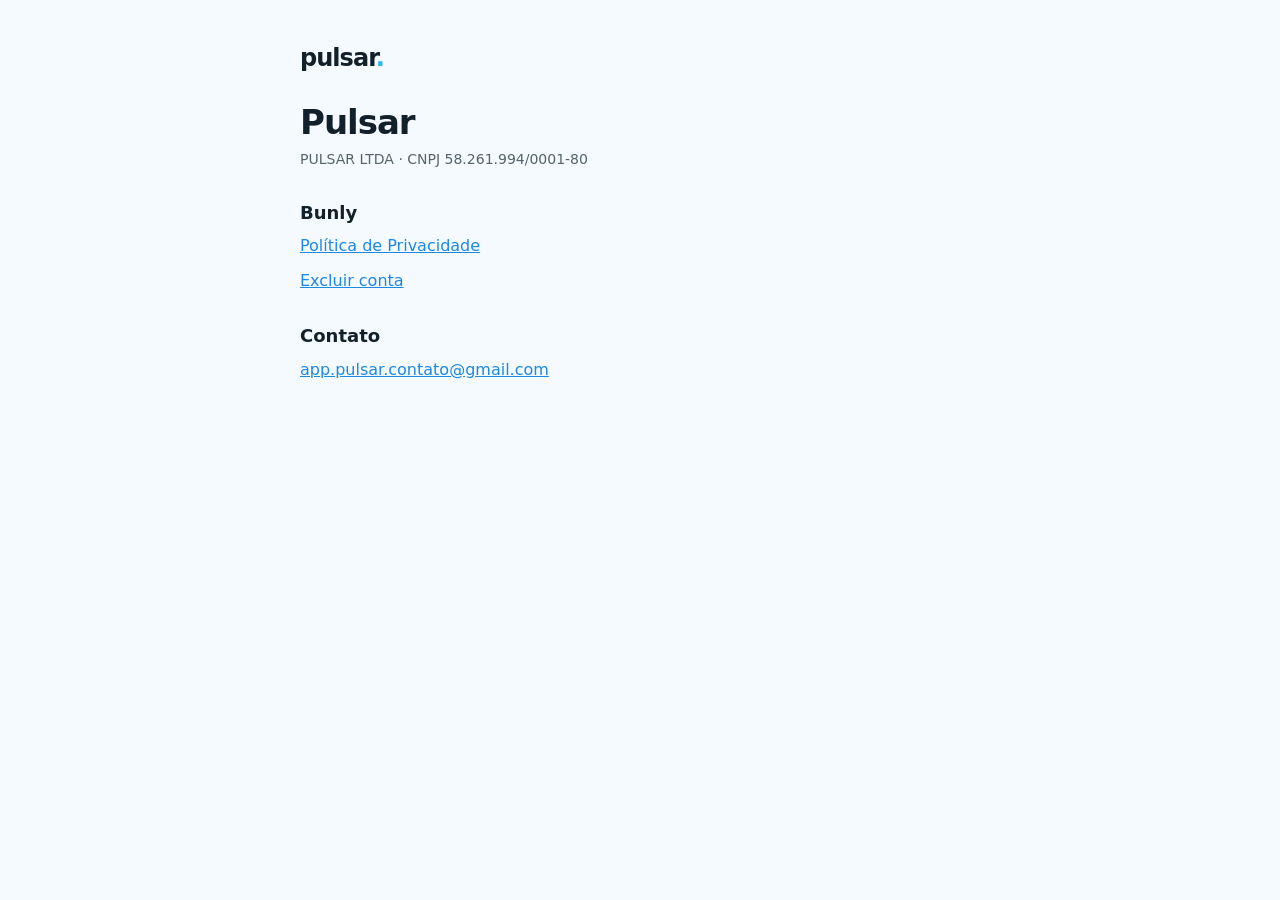
<file: index.html>
<!doctype html>
<html lang="pt-BR">
<head>
<meta charset="utf-8">
<meta name="viewport" content="width=device-width, initial-scale=1">
<title>Pulsar</title>
<link rel="stylesheet" href="style.css">
</head>
<body>
<main>
<div class="logo">pulsar<span>.</span></div>
<h1>Pulsar</h1>
<p class="data">PULSAR LTDA · CNPJ 58.261.994/0001-80</p>
<h2>Bunly</h2>
<p><a href="politica-de-privacidade-bunly">Política de Privacidade</a></p>
<p><a href="exclusao-de-conta-bunly">Excluir conta</a></p>
<h2>Contato</h2>
<p><a href="mailto:app.pulsar.contato@gmail.com">app.pulsar.contato@gmail.com</a></p>
</main>
</body>
</html>
</file>
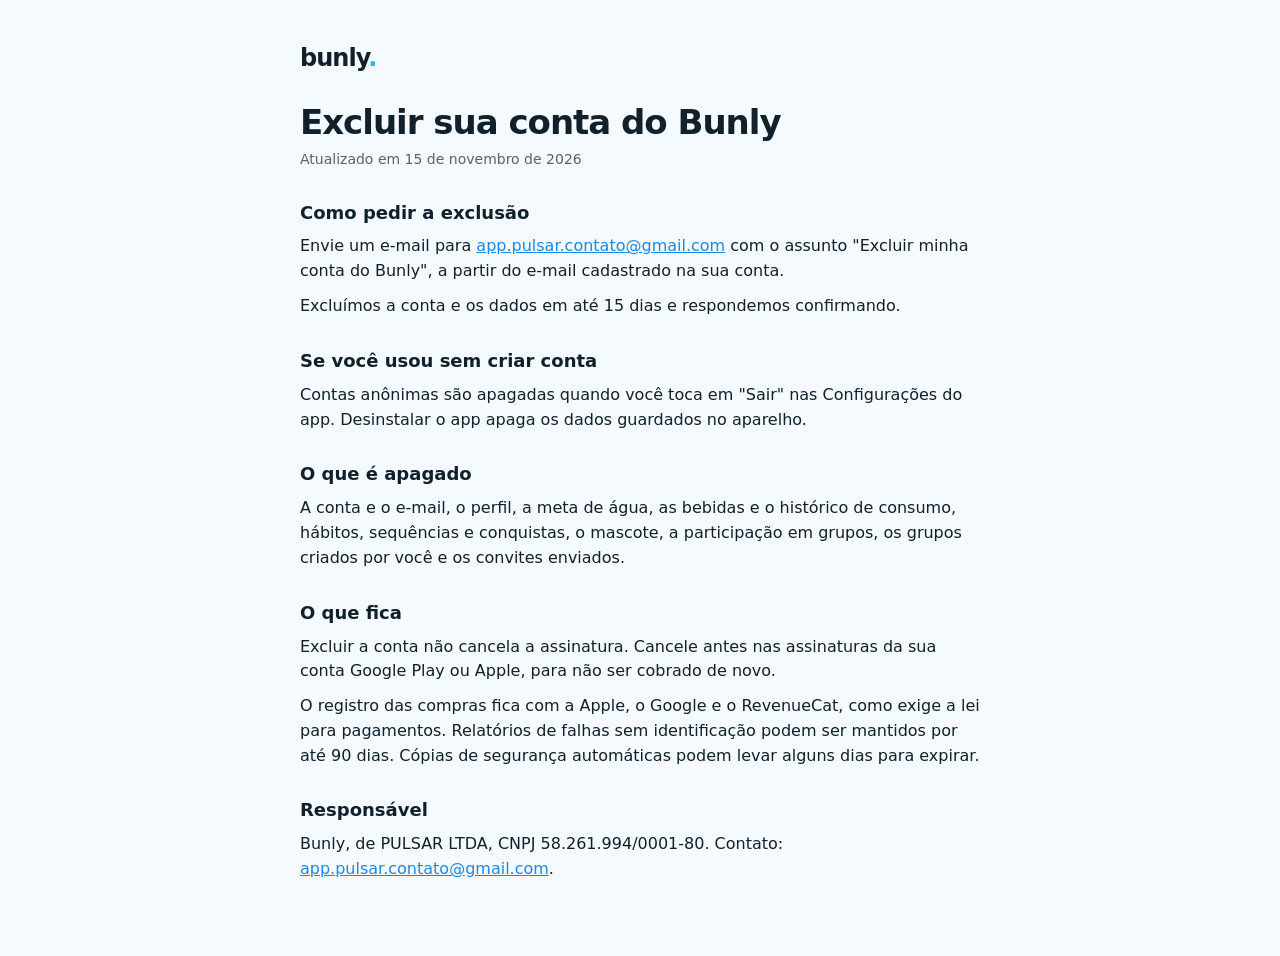
<file: excluir-conta-bunly.html>
<!doctype html>
<html lang="pt-BR">
<head>
<meta charset="utf-8">
<meta name="viewport" content="width=device-width, initial-scale=1">
<title>Bunly · Excluir conta</title>
<link rel="stylesheet" href="style.css">
</head>
<body>
<main>
<div class="logo">bunly<span>.</span></div>
<h1>Excluir sua conta do Bunly</h1>
<p class="data">Atualizado em 15 de novembro de 2026</p>
<h2>Como pedir a exclusão</h2>
<p>Envie um e-mail para <a href="mailto:app.pulsar.contato@gmail.com?subject=Excluir%20minha%20conta%20do%20Bunly">app.pulsar.contato@gmail.com</a> com o assunto "Excluir minha conta do Bunly", a partir do e-mail cadastrado na sua conta.</p>
<p>Excluímos a conta e os dados em até 15 dias e respondemos confirmando.</p>
<h2>Se você usou sem criar conta</h2>
<p>Contas anônimas são apagadas quando você toca em "Sair" nas Configurações do app. Desinstalar o app apaga os dados guardados no aparelho.</p>
<h2>O que é apagado</h2>
<p>A conta e o e-mail, o perfil, a meta de água, as bebidas e o histórico de consumo, hábitos, sequências e conquistas, o mascote, a participação em grupos, os grupos criados por você e os convites enviados.</p>
<h2>O que fica</h2>
<p>Excluir a conta não cancela a assinatura. Cancele antes nas assinaturas da sua conta Google Play ou Apple, para não ser cobrado de novo.</p>
<p>O registro das compras fica com a Apple, o Google e o RevenueCat, como exige a lei para pagamentos. Relatórios de falhas sem identificação podem ser mantidos por até 90 dias. Cópias de segurança automáticas podem levar alguns dias para expirar.</p>
<h2>Responsável</h2>
<p>Bunly, de PULSAR LTDA, CNPJ 58.261.994/0001-80. Contato: <a href="mailto:app.pulsar.contato@gmail.com">app.pulsar.contato@gmail.com</a>.</p>
</main>
</body>
</html>
</file>
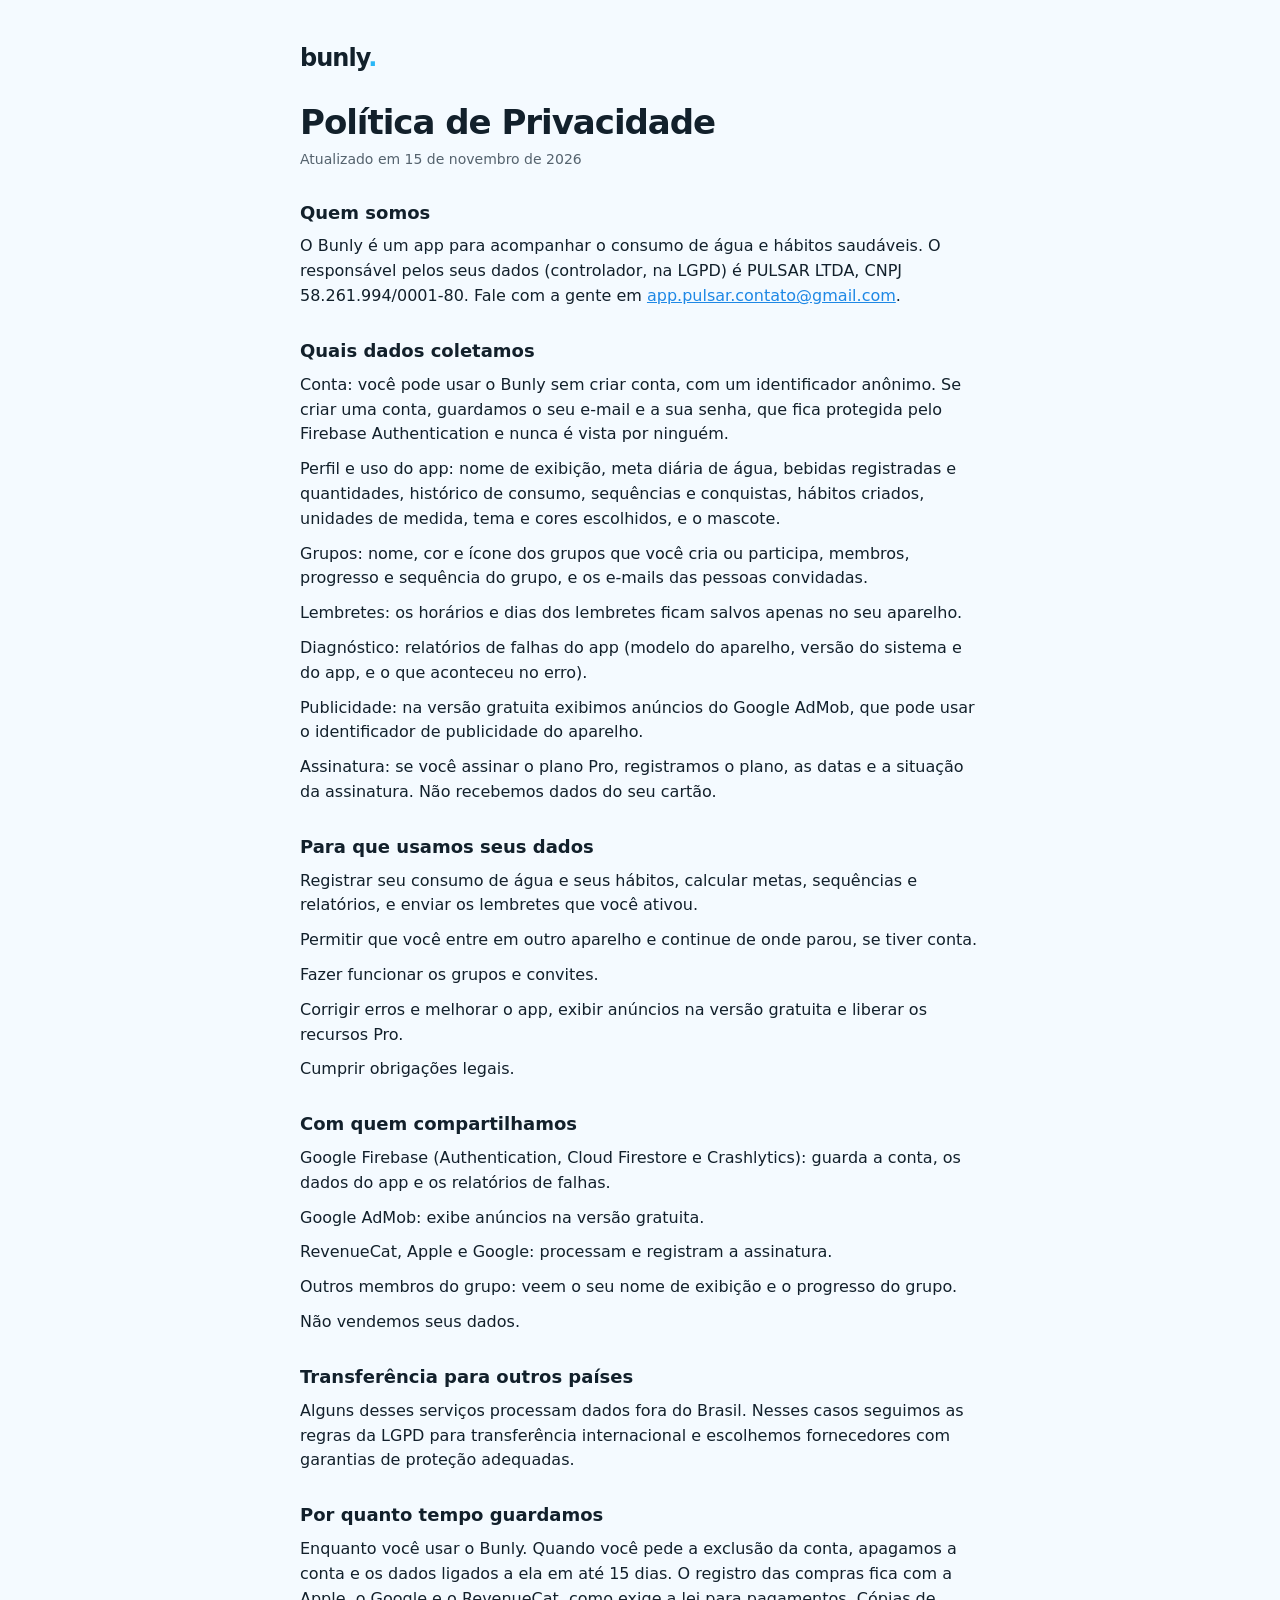
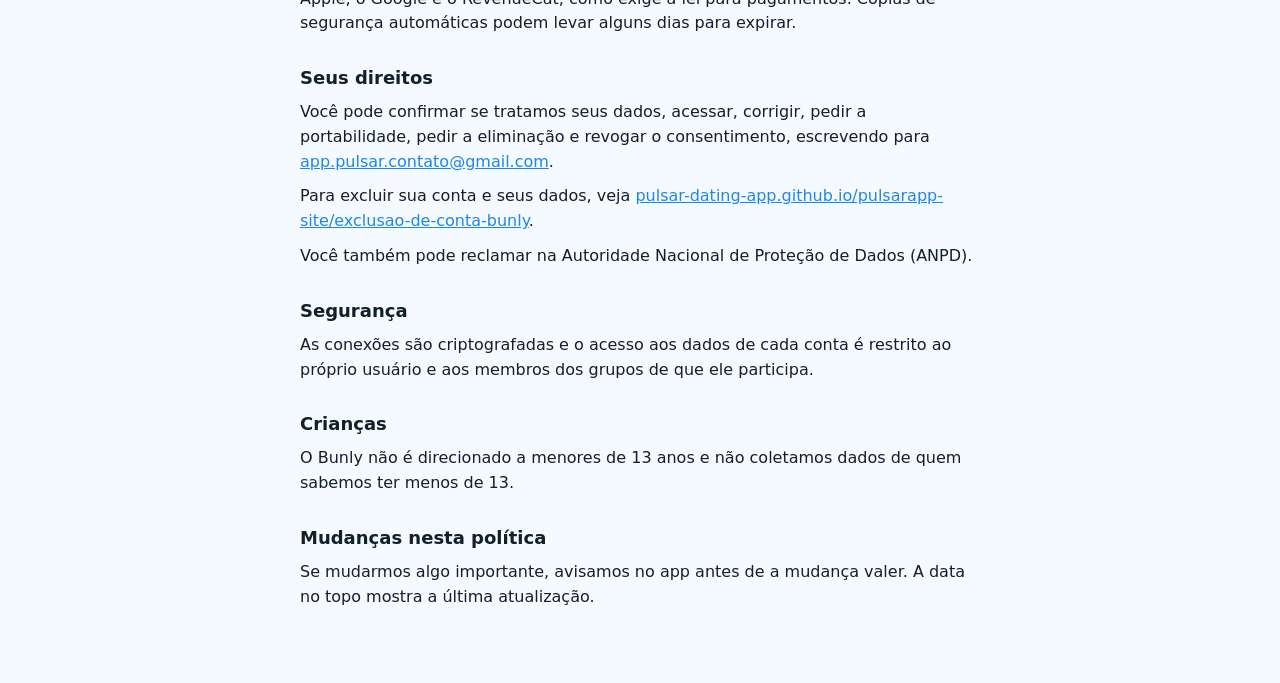
<file: politica-de-privacidade-bunly.html>
<!doctype html>
<html lang="pt-BR">
<head>
<meta charset="utf-8">
<meta name="viewport" content="width=device-width, initial-scale=1">
<title>Bunly · Política de Privacidade</title>
<link rel="stylesheet" href="style.css">
</head>
<body>
<main>
<div class="logo">bunly<span>.</span></div>
<h1>Política de Privacidade</h1>
<p class="data">Atualizado em 15 de novembro de 2026</p>
<h2>Quem somos</h2>
<p>O Bunly é um app para acompanhar o consumo de água e hábitos saudáveis. O responsável pelos seus dados (controlador, na LGPD) é PULSAR LTDA, CNPJ 58.261.994/0001-80. Fale com a gente em <a href="mailto:app.pulsar.contato@gmail.com">app.pulsar.contato@gmail.com</a>.</p>
<h2>Quais dados coletamos</h2>
<p>Conta: você pode usar o Bunly sem criar conta, com um identificador anônimo. Se criar uma conta, guardamos o seu e-mail e a sua senha, que fica protegida pelo Firebase Authentication e nunca é vista por ninguém.</p>
<p>Perfil e uso do app: nome de exibição, meta diária de água, bebidas registradas e quantidades, histórico de consumo, sequências e conquistas, hábitos criados, unidades de medida, tema e cores escolhidos, e o mascote.</p>
<p>Grupos: nome, cor e ícone dos grupos que você cria ou participa, membros, progresso e sequência do grupo, e os e-mails das pessoas convidadas.</p>
<p>Lembretes: os horários e dias dos lembretes ficam salvos apenas no seu aparelho.</p>
<p>Diagnóstico: relatórios de falhas do app (modelo do aparelho, versão do sistema e do app, e o que aconteceu no erro).</p>
<p>Publicidade: na versão gratuita exibimos anúncios do Google AdMob, que pode usar o identificador de publicidade do aparelho.</p>
<p>Assinatura: se você assinar o plano Pro, registramos o plano, as datas e a situação da assinatura. Não recebemos dados do seu cartão.</p>
<h2>Para que usamos seus dados</h2>
<p>Registrar seu consumo de água e seus hábitos, calcular metas, sequências e relatórios, e enviar os lembretes que você ativou.</p>
<p>Permitir que você entre em outro aparelho e continue de onde parou, se tiver conta.</p>
<p>Fazer funcionar os grupos e convites.</p>
<p>Corrigir erros e melhorar o app, exibir anúncios na versão gratuita e liberar os recursos Pro.</p>
<p>Cumprir obrigações legais.</p>
<h2>Com quem compartilhamos</h2>
<p>Google Firebase (Authentication, Cloud Firestore e Crashlytics): guarda a conta, os dados do app e os relatórios de falhas.</p>
<p>Google AdMob: exibe anúncios na versão gratuita.</p>
<p>RevenueCat, Apple e Google: processam e registram a assinatura.</p>
<p>Outros membros do grupo: veem o seu nome de exibição e o progresso do grupo.</p>
<p>Não vendemos seus dados.</p>
<h2>Transferência para outros países</h2>
<p>Alguns desses serviços processam dados fora do Brasil. Nesses casos seguimos as regras da LGPD para transferência internacional e escolhemos fornecedores com garantias de proteção adequadas.</p>
<h2>Por quanto tempo guardamos</h2>
<p>Enquanto você usar o Bunly. Quando você pede a exclusão da conta, apagamos a conta e os dados ligados a ela em até 15 dias. O registro das compras fica com a Apple, o Google e o RevenueCat, como exige a lei para pagamentos. Cópias de segurança automáticas podem levar alguns dias para expirar.</p>
<h2>Seus direitos</h2>
<p>Você pode confirmar se tratamos seus dados, acessar, corrigir, pedir a portabilidade, pedir a eliminação e revogar o consentimento, escrevendo para <a href="mailto:app.pulsar.contato@gmail.com">app.pulsar.contato@gmail.com</a>.</p>
<p>Para excluir sua conta e seus dados, veja <a href="exclusao-de-conta-bunly">pulsar-dating-app.github.io/pulsarapp-site/exclusao-de-conta-bunly</a>.</p>
<p>Você também pode reclamar na Autoridade Nacional de Proteção de Dados (ANPD).</p>
<h2>Segurança</h2>
<p>As conexões são criptografadas e o acesso aos dados de cada conta é restrito ao próprio usuário e aos membros dos grupos de que ele participa.</p>
<h2>Crianças</h2>
<p>O Bunly não é direcionado a menores de 13 anos e não coletamos dados de quem sabemos ter menos de 13.</p>
<h2>Mudanças nesta política</h2>
<p>Se mudarmos algo importante, avisamos no app antes de a mudança valer. A data no topo mostra a última atualização.</p>
</main>
</body>
</html>
</file>
<file: style.css>
body{margin:0;background:#F4FAFF;color:#12202B;font-family:-apple-system,system-ui,sans-serif;line-height:1.55}
main{max-width:680px;margin:0 auto;padding:40px 20px 64px}
h1{font-size:34px;letter-spacing:-0.03em;line-height:1.05;margin:0 0 8px}
.data{color:#55636E;font-size:14px;margin:0 0 28px}
h2{font-size:18px;margin:28px 0 8px}
p,li{margin:0 0 10px;font-size:16px}
a{color:#1E88E5}
.logo{font-weight:800;font-size:24px;letter-spacing:-0.04em;margin-bottom:28px}
.logo span{color:#29B6F6}
</file>
